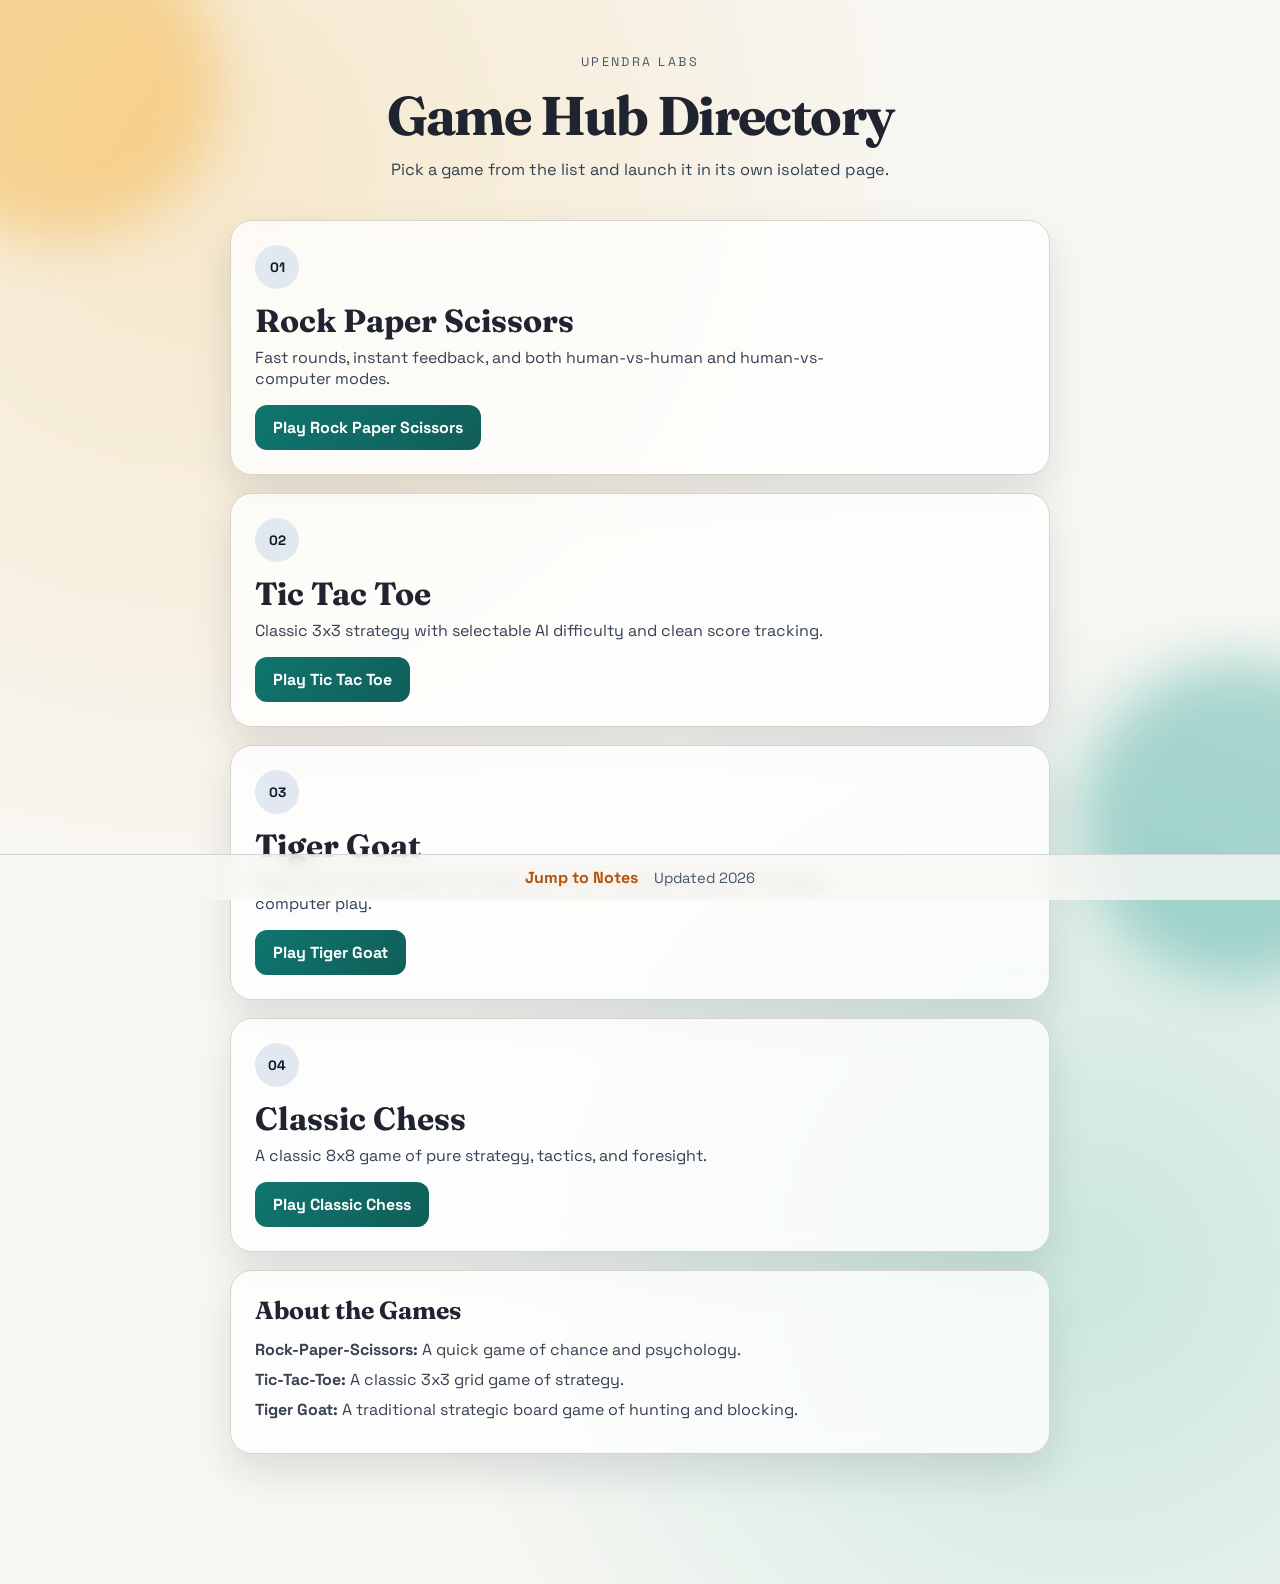
<file: index.html>
<!DOCTYPE html>
<html lang="en">

<head>
    <meta charset="UTF-8">
    <meta name="viewport" content="width=device-width, initial-scale=1.0">
    <meta name="description" content="Game Hub directory for Rock Paper Scissors, Tic Tac Toe, and Tiger Goat.">
    <title>Game Hub | Upendra Labs</title>
    <link rel="preconnect" href="https://fonts.googleapis.com">
    <link rel="preconnect" href="https://fonts.gstatic.com" crossorigin>
    <link href="https://fonts.googleapis.com/css2?family=Space+Grotesk:wght@400;500;700&family=Fraunces:opsz,wght@9..144,500;9..144,700&display=swap" rel="stylesheet">
    <link rel="stylesheet" href="style.css">
</head>

<body>
    <div class="bg-orb bg-orb-a"></div>
    <div class="bg-orb bg-orb-b"></div>

    <header class="hub-header">
        <p class="eyebrow">UPENDRA LABS</p>
        <h1>Game Hub Directory</h1>
        <p class="subhead">Pick a game from the list and launch it in its own isolated page.</p>
    </header>

    <main class="hub-feed" id="hub-feed">
        <article class="game-card reveal">
            <div class="game-meta">
                <span class="game-badge">01</span>
                <h2>Rock Paper Scissors</h2>
                <p>Fast rounds, instant feedback, and both human-vs-human and human-vs-computer modes.</p>
            </div>
            <a class="play-link" href="./rockpaper/rockpaper.html">Play Rock Paper Scissors</a>
        </article>

        <article class="game-card reveal">
            <div class="game-meta">
                <span class="game-badge">02</span>
                <h2>Tic Tac Toe</h2>
                <p>Classic 3x3 strategy with selectable AI difficulty and clean score tracking.</p>
            </div>
            <a class="play-link" href="./tictoegem/tictactoe.html">Play Tic Tac Toe</a>
        </article>

        <article class="game-card reveal">
            <div class="game-meta">
                <span class="game-badge">03</span>
                <h2>Tiger Goat</h2>
                <p>Asymmetric board game with placement and movement phases, including computer play.</p>
            </div>
            <a class="play-link" href="./tigergoat/tiger.html">Play Tiger Goat</a>
        </article>

        <article class="game-card reveal">
            <div class="game-meta">
                <span class="game-badge">04</span>
                <h2>Classic Chess</h2>
                <p>A classic 8x8 game of pure strategy, tactics, and foresight.</p>
            </div>
            <a class="play-link" href="./chess/chess.html">Play Classic Chess</a>
        </article>
        <section class="about-box reveal" id="about-games">
            <h3>About the Games</h3>
            <p><strong>Rock-Paper-Scissors:</strong> A quick game of chance and psychology.</p>
            <p><strong>Tic-Tac-Toe:</strong> A classic 3x3 grid game of strategy.</p>
            <p><strong>Tiger Goat:</strong> A traditional strategic board game of hunting and blocking.</p>
        </section>
    </main>

    <footer class="hub-footer">
        <a href="#about-games">Jump to Notes</a>
        <span id="year"></span>
    </footer>

    <script src="script.js"></script>
</body>

</html>
</file>
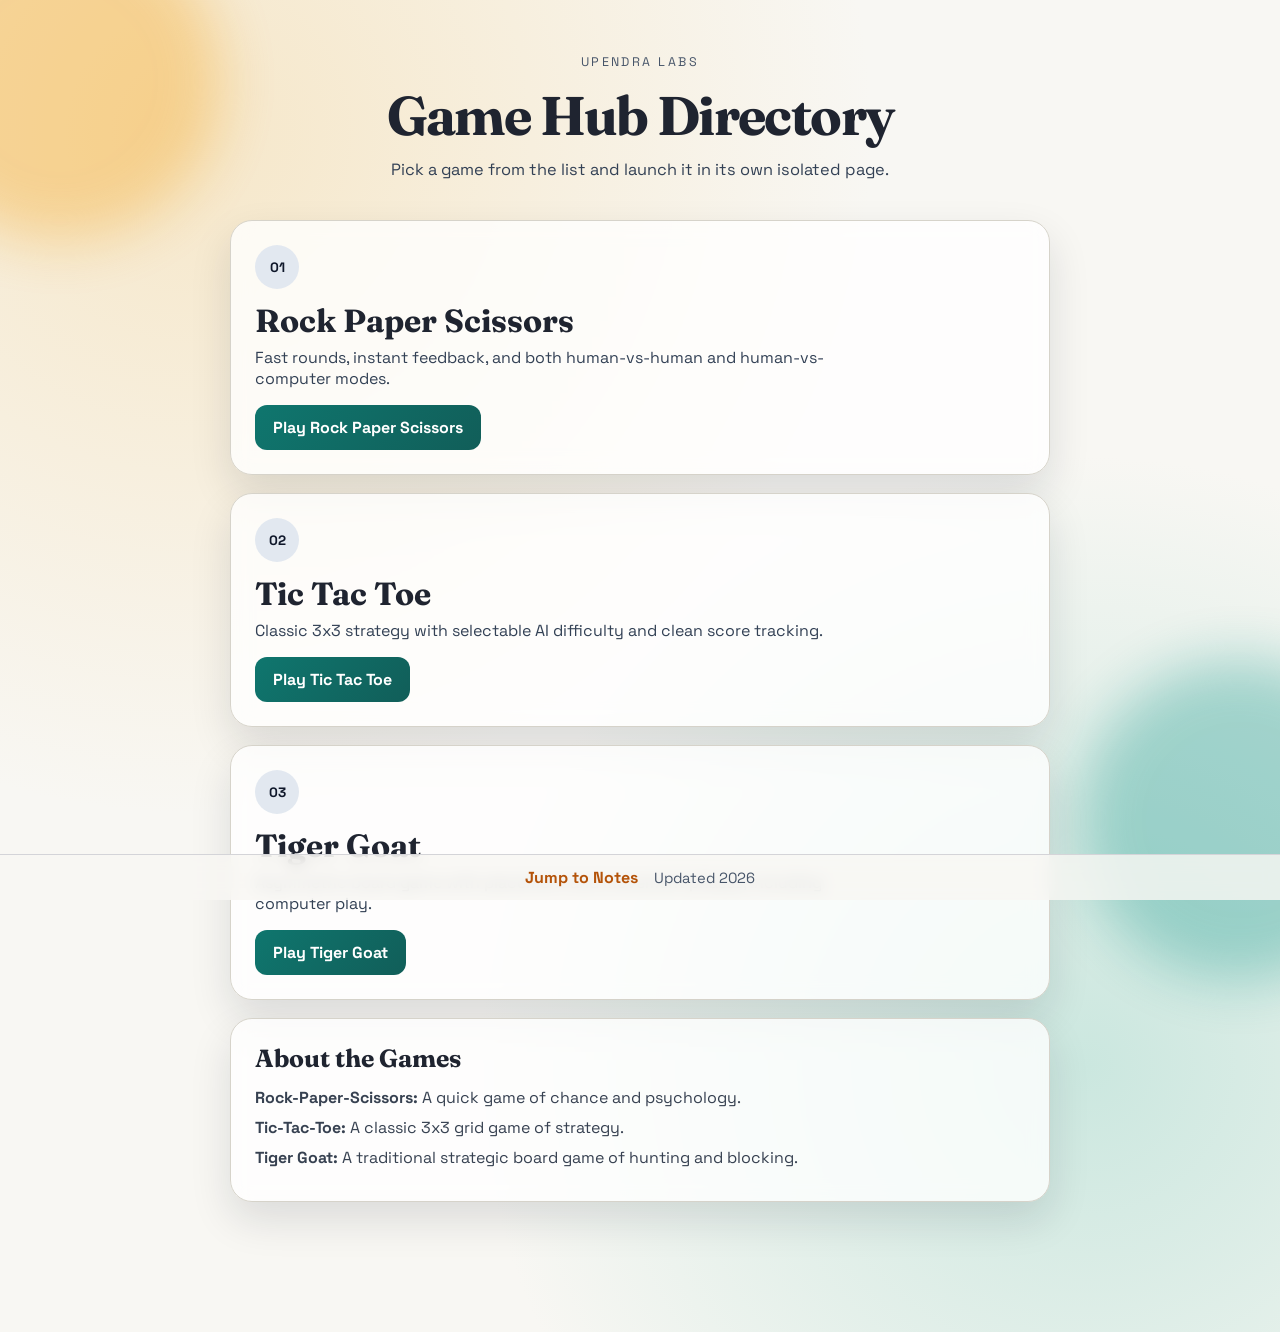
<file: original main/index.html>
<!DOCTYPE html>
<html lang="en">

<head>
    <meta charset="UTF-8">
    <meta name="viewport" content="width=device-width, initial-scale=1.0">
    <meta name="description" content="Game Hub directory for Rock Paper Scissors, Tic Tac Toe, and Tiger Goat.">
    <title>Game Hub | Upendra Labs</title>
    <link rel="preconnect" href="https://fonts.googleapis.com">
    <link rel="preconnect" href="https://fonts.gstatic.com" crossorigin>
    <link href="https://fonts.googleapis.com/css2?family=Space+Grotesk:wght@400;500;700&family=Fraunces:opsz,wght@9..144,500;9..144,700&display=swap" rel="stylesheet">
    <link rel="stylesheet" href="style.css">
</head>

<body>
    <div class="bg-orb bg-orb-a"></div>
    <div class="bg-orb bg-orb-b"></div>

    <header class="hub-header">
        <p class="eyebrow">UPENDRA LABS</p>
        <h1>Game Hub Directory</h1>
        <p class="subhead">Pick a game from the list and launch it in its own isolated page.</p>
    </header>

    <main class="hub-feed" id="hub-feed">
        <article class="game-card reveal">
            <div class="game-meta">
                <span class="game-badge">01</span>
                <h2>Rock Paper Scissors</h2>
                <p>Fast rounds, instant feedback, and both human-vs-human and human-vs-computer modes.</p>
            </div>
            <a class="play-link" href="../rockpaper/rockpaper.html">Play Rock Paper Scissors</a>
        </article>

        <article class="game-card reveal">
            <div class="game-meta">
                <span class="game-badge">02</span>
                <h2>Tic Tac Toe</h2>
                <p>Classic 3x3 strategy with selectable AI difficulty and clean score tracking.</p>
            </div>
            <a class="play-link" href="../tictoegem/tictactoe.html">Play Tic Tac Toe</a>
        </article>

        <article class="game-card reveal">
            <div class="game-meta">
                <span class="game-badge">03</span>
                <h2>Tiger Goat</h2>
                <p>Asymmetric board game with placement and movement phases, including computer play.</p>
            </div>
            <a class="play-link" href="../tigergoat/tiger.html">Play Tiger Goat</a>
        </article>

        <section class="about-box reveal" id="about-games">
            <h3>About the Games</h3>
            <p><strong>Rock-Paper-Scissors:</strong> A quick game of chance and psychology.</p>
            <p><strong>Tic-Tac-Toe:</strong> A classic 3x3 grid game of strategy.</p>
            <p><strong>Tiger Goat:</strong> A traditional strategic board game of hunting and blocking.</p>
        </section>
    </main>

    <footer class="hub-footer">
        <a href="#about-games">Jump to Notes</a>
        <span id="year"></span>
    </footer>

    <script src="script.js"></script>
</body>

</html>
</file>
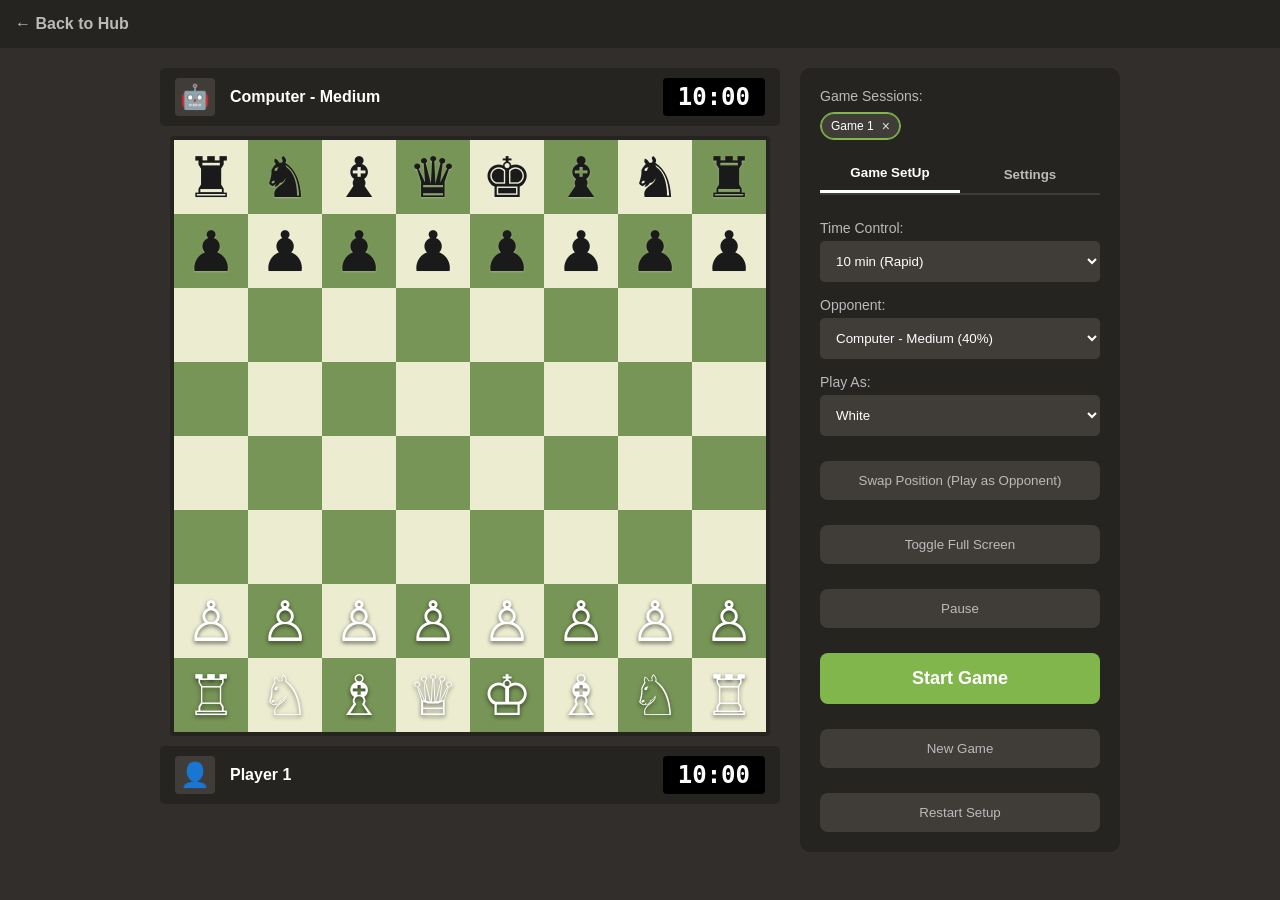
<file: chess/chess.html>
<!DOCTYPE html>
<html lang="en">
<head>
    <meta charset="UTF-8">
    <meta name="viewport" content="width=device-width, initial-scale=1.0">
    <title>Chess - Game Hub</title>
    <link rel="stylesheet" href="chess.css">
</head>
<body>
    <div class="top-nav" id="top-nav">
        <a href="../index.html" class="back-btn">← Back to Hub</a>
    </div>

    <div class="chess-container" id="game-container">
        <div class="board-pane" id="board-pane">
            <div class="player-info opponent">
                <div class="avatar">🤖</div>
                <div class="details">
                    <span class="name" id="opponent-name">Computer - Medium</span>
                </div>
                <div class="timer" id="timer-top">10:00</div>
            </div>

            <div class="board-wrapper">
                <div id="chessboard" data-board="theme-1" data-piece="piece-1"></div>
            </div>
            <div class="player-info player">
                <div class="avatar">👤</div>
                <div class="details">
                    <span class="name">Player 1</span>
                </div>
                <div class="timer" id="timer-bottom">10:00</div>
            </div>
        </div>

        <div class="control-pane" id="control-pane">
            <div class="session-bar-wrap">
                <label>Game Sessions:</label>
                <div id="game-sessions" class="game-sessions"></div>
            </div>
            <div class="tabs">
                <button class="tab-btn active" data-target="tab-new">Game SetUp</button>
                <button class="tab-btn" data-target="tab-settings">Settings</button>
            </div>

            <div id="tab-new" class="tab-content active">
                <div class="settings-group">
                    <label>Time Control:</label>
                    <select id="time-select">
                        <option value="5">5 min (Blitz)</option>
                        <option value="10" selected>10 min (Rapid)</option>
                        <option value="30">30 min (Classical)</option>
                        <option value="unlimited">Unlimited</option>
                    </select>
                </div>
                <div class="settings-group">
                    <label>Opponent:</label>
                    <select id="opponent-select">
                        <option value="local">Play a Friend (Local)</option>
                        <option value="basic">Computer - Basic (Beginner)</option>
                        <option value="medium" selected>Computer - Medium (40%)</option>
                        <option value="friendly">Computer - Friendly (70%)</option>
                        <option value="hard">Computer - Hard (100%)</option>
                    </select>
                </div>
                <div class="settings-group">
                    <label>Play As:</label>
                    <select id="color-select">
                        <option value="white">White</option>
                        <option value="black">Black</option>
                    </select>
                </div>
                <button class="btn-secondary" id="swap-btn">Swap Position (Play as Opponent)</button>
                <button class="btn-secondary" id="fullscreen-btn">Toggle Full Screen</button>
                <button class="btn-secondary" id="pause-btn">Pause</button>
                <button class="btn-start" id="start-btn">Start Game</button>
                <button class="btn-danger hidden" id="end-btn">End Game (Resign)</button>
                <button class="btn-secondary" id="new-game-btn-setup">New Game</button>
                <button class="btn-secondary" id="restart-setup-btn">Restart Setup</button>
            </div>

            <div id="tab-settings" class="tab-content hidden">
                <div class="settings-group">
                    <label>Board Theme (8 Options):</label>
                    <select id="theme-select">
                        <option value="theme-1" selected>1. Classic Green</option>
                        <option value="theme-2">2. Tournament Blue</option>
                        <option value="theme-3">3. Walnut Wood</option>
                        <option value="theme-4">4. Coral Red</option>
                        <option value="theme-5">5. Midnight Dark</option>
                        <option value="theme-6">6. Royal Purple</option>
                        <option value="theme-7">7. Mint Light</option>
                        <option value="theme-8">8. Slate Monochrome</option>
                    </select>
                </div>
                <div class="settings-group">
                    <label>Piece Design (5 Options):</label>
                    <select id="piece-select">
                        <option value="piece-1" selected>1. Classic Obsidian/Ivory</option>
                        <option value="piece-2">2. Neon Cyberpunk</option>
                        <option value="piece-3">3. Gold & Silver</option>
                        <option value="piece-4">4. Crimson & Navy</option>
                        <option value="piece-5">5. Emerald & Ruby</option>
                    </select>
                </div>
                <div class="settings-group checkbox-group">
                    <input type="checkbox" id="show-moves-toggle" checked>
                    <label for="show-moves-toggle">Show Valid Moves</label>
                </div>
                <div class="settings-group">
                    <label>Game History:</label>
                    <div id="game-history" class="game-history-list">
                        <p class="no-history">No games played yet</p>
                    </div>
                    <button class="btn-secondary" id="clear-history-btn">Clear History</button>
                </div>
            </div>
        </div>
    </div>

    <div id="win-modal" class="modal hidden">
        <div class="modal-content">
            <h2 id="win-message">White Wins!</h2>
            <button id="rematch-btn" class="btn-start">Play Again</button>
        </div>
    </div>

    <script src="chess.js"></script>
</body>
</html>
</file>
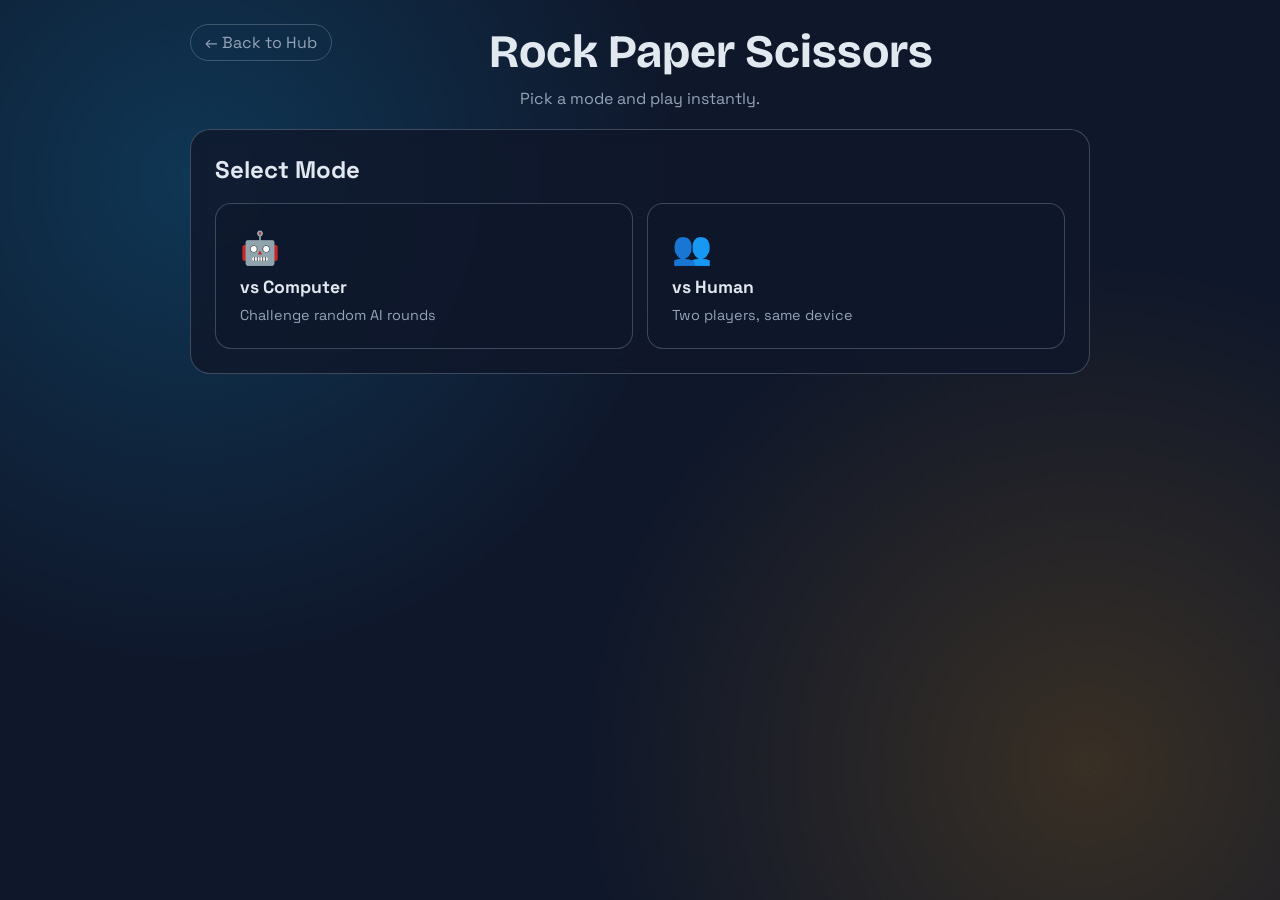
<file: rockpaper/rockpaper.html>
<!DOCTYPE html>
<html lang="en">

<head>
    <meta charset="UTF-8">
    <meta name="viewport" content="width=device-width, initial-scale=1.0">
    <meta name="description" content="Standalone Rock Paper Scissors game.">
    <title>Rock Paper Scissors | Game Hub</title>
    <link rel="preconnect" href="https://fonts.googleapis.com">
    <link rel="preconnect" href="https://fonts.gstatic.com" crossorigin>
    <link href="https://fonts.googleapis.com/css2?family=Space+Grotesk:wght@400;500;700&family=Bricolage+Grotesque:wght@500;700&display=swap" rel="stylesheet">
    <link rel="stylesheet" href="rockpaper.css">
</head>

<body>
    <header class="rps-header">
        <a class="back-home" href="../index.html">← Back to Hub</a>
        <h1>Rock Paper Scissors</h1>
        <p>Pick a mode and play instantly.</p>
    </header>

    <main class="rps-shell">
        <section id="mode-select" class="panel active">
            <h2>Select Mode</h2>
            <div class="mode-grid">
                <button class="mode-card" data-mode="computer">
                    <span class="mode-emoji">🤖</span>
                    <span class="mode-title">vs Computer</span>
                    <span class="mode-sub">Challenge random AI rounds</span>
                </button>
                <button class="mode-card" data-mode="human">
                    <span class="mode-emoji">👥</span>
                    <span class="mode-title">vs Human</span>
                    <span class="mode-sub">Two players, same device</span>
                </button>
            </div>
        </section>

        <section id="computer-mode" class="panel hidden">
            <button class="panel-back" id="from-computer">← Back</button>
            <h2>You vs Computer</h2>
            <div class="score-row">
                <div class="score-card"><span>Wins</span><strong id="c-wins">0</strong></div>
                <div class="score-card"><span>Losses</span><strong id="c-losses">0</strong></div>
                <div class="score-card"><span>Draws</span><strong id="c-draws">0</strong></div>
            </div>
            <div class="choice-row" id="computer-choices">
                <button class="choice-btn" data-choice="rock">🪨<small>Rock</small></button>
                <button class="choice-btn" data-choice="paper">📄<small>Paper</small></button>
                <button class="choice-btn" data-choice="scissors">✂️<small>Scissors</small></button>
            </div>
            <div id="c-result" class="result-box hidden">
                <p><span id="c-you-pick"></span> vs <span id="c-comp-pick"></span></p>
                <h3 id="c-result-text"></h3>
            </div>
        </section>

        <section id="human-mode" class="panel hidden">
            <button class="panel-back" id="from-human">← Back</button>
            <h2>Human vs Human</h2>
            <div class="human-grid" id="human-pick-phase">
                <article class="human-side" id="side-a">
                    <h3>Group A</h3>
                    <div class="choice-row">
                        <button class="choice-btn" data-player="A" data-choice="rock">🪨<small>Rock</small></button>
                        <button class="choice-btn" data-player="A" data-choice="paper">📄<small>Paper</small></button>
                        <button class="choice-btn" data-player="A" data-choice="scissors">✂️<small>Scissors</small></button>
                    </div>
                    <p id="status-a">Waiting for pick...</p>
                </article>
                <article class="human-side" id="side-b">
                    <h3>Group B</h3>
                    <div class="choice-row">
                        <button class="choice-btn" data-player="B" data-choice="rock">🪨<small>Rock</small></button>
                        <button class="choice-btn" data-player="B" data-choice="paper">📄<small>Paper</small></button>
                        <button class="choice-btn" data-player="B" data-choice="scissors">✂️<small>Scissors</small></button>
                    </div>
                    <p id="status-b">Waiting for pick...</p>
                </article>
            </div>
            <div id="h-result" class="result-box hidden">
                <p><span id="h-a-pick"></span> vs <span id="h-b-pick"></span></p>
                <h3 id="h-result-text"></h3>
                <button class="play-again-btn" id="play-again">Play Again</button>
            </div>
        </section>
    </main>

    <script src="rokepaper.js"></script>
</body>

</html>
</file>
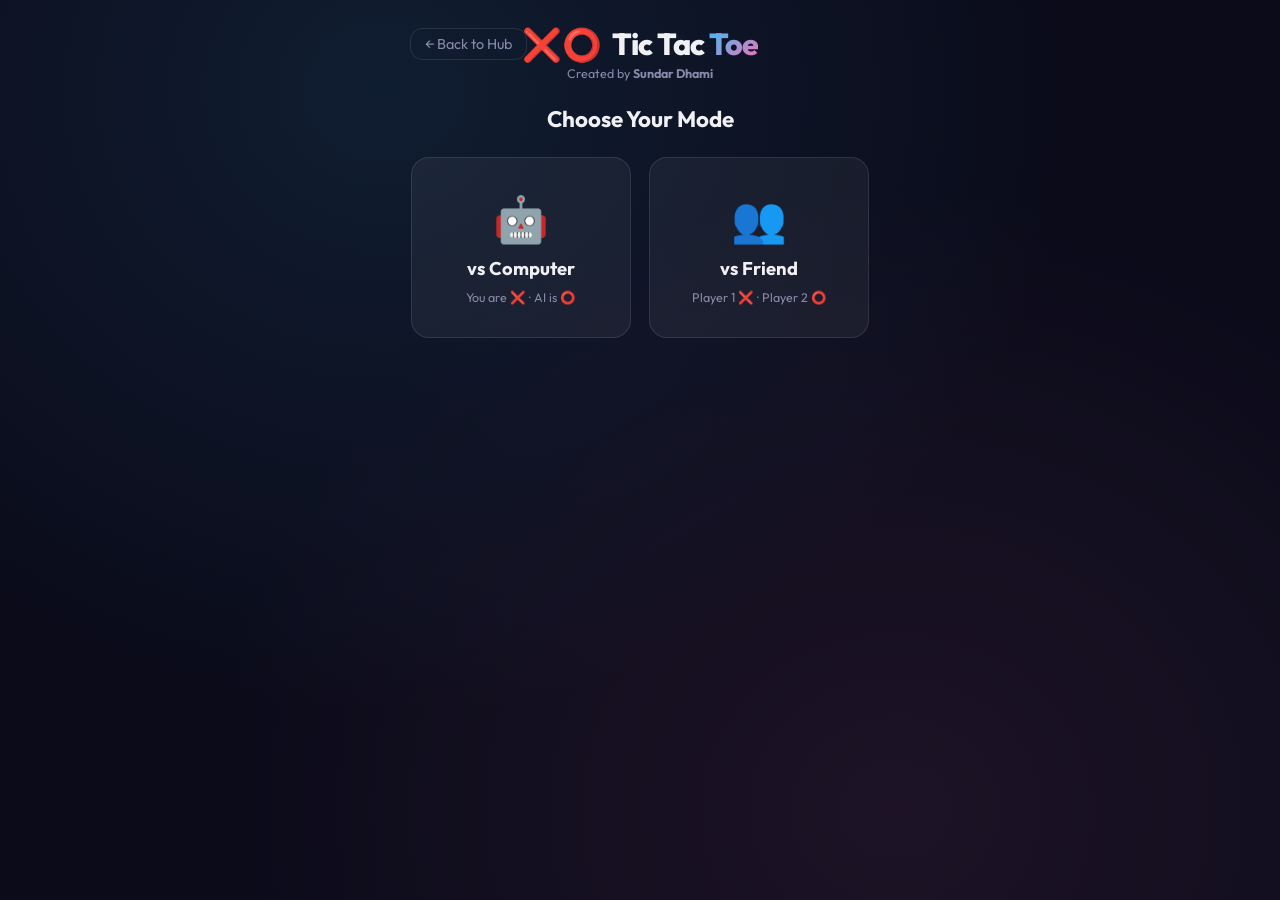
<file: tictoegem/tictactoe.html>
<!DOCTYPE html>
<html lang="en">

<head>
    <meta charset="UTF-8">
    <meta name="viewport" content="width=device-width, initial-scale=1.0">
    <meta name="description" content="Tic Tac Toe — A premium strategy game. Created by Sundar Dhami.">
    <title>Tic Tac Toe | Sundar Dhami</title>
    <link rel="preconnect" href="https://fonts.googleapis.com">
    <link rel="preconnect" href="https://fonts.gstatic.com" crossorigin>
    <link href="https://fonts.googleapis.com/css2?family=Outfit:wght@300;400;600;700;800&display=swap" rel="stylesheet">
    <link rel="stylesheet" href="tictactoe.css">
</head>

<body>

    <!-- ============ HEADER ============ -->
    <header class="ttt-header">
        <a href="../index.html" class="back-home" id="back-home">← Back to Hub</a>
        <div class="logo">
            <span class="logo-icon">❌⭕</span>
            <h1 class="logo-text">Tic Tac <span class="logo-accent">Toe</span></h1>
        </div>
        <p class="logo-credit">Created by <strong>Sundar Dhami</strong></p>
    </header>

    <!-- ============ MODE SELECT ============ -->
    <section id="ttt-mode" class="ttt-screen active">
        <h2 class="ttt-title">Choose Your Mode</h2>
        <div class="ttt-mode-cards">
            <button class="ttt-mode-card" id="btn-ttt-cpu" onclick="showDifficulty()">
                <span class="ttt-mode-icon">🤖</span>
                <span class="ttt-mode-name">vs Computer</span>
                <span class="ttt-mode-sub">You are ❌ · AI is ⭕</span>
            </button>
            <button class="ttt-mode-card" id="btn-ttt-pvp" onclick="startGame('pvp')">
                <span class="ttt-mode-icon">👥</span>
                <span class="ttt-mode-name">vs Friend</span>
                <span class="ttt-mode-sub">Player 1 ❌ · Player 2 ⭕</span>
            </button>
        </div>
    </section>

    <!-- ============ DIFFICULTY SELECT ============ -->
    <section id="ttt-difficulty" class="ttt-screen">
        <button class="ttt-back" onclick="backToMode()">← Back</button>
        <h2 class="ttt-title">Select Difficulty</h2>
        <div class="ttt-diff-cards">
            <button class="ttt-diff-card diff-easy" onclick="startGame('cpu','easy')">
                <span class="ttt-diff-icon">🟢</span>
                <span class="ttt-diff-name">Basic</span>
                <span class="ttt-diff-desc">AI makes random moves · Easy to win</span>
            </button>
            <button class="ttt-diff-card diff-medium" onclick="startGame('cpu','medium')">
                <span class="ttt-diff-icon">🟡</span>
                <span class="ttt-diff-name">Medium</span>
                <span class="ttt-diff-desc">AI plays smart 60% of the time</span>
            </button>
            <button class="ttt-diff-card diff-hard" onclick="startGame('cpu','hard')">
                <span class="ttt-diff-icon">🔴</span>
                <span class="ttt-diff-name">Hard</span>
                <span class="ttt-diff-desc">Unbeatable AI · Perfect play</span>
            </button>
        </div>
    </section>

    <!-- ============ GAME BOARD ============ -->
    <section id="ttt-game" class="ttt-screen">
        <div class="ttt-game-header">
            <button class="ttt-back" onclick="backToMode()">← Back</button>
            <div class="ttt-score-row">
                <div class="ttt-score-card x-card">
                    <span class="ttt-score-symbol">❌</span>
                    <span class="ttt-score-label" id="x-label">Player 1</span>
                    <span class="ttt-score-val" id="score-x">0</span>
                </div>
                <div class="ttt-score-card draw-card">
                    <span class="ttt-score-symbol">🤝</span>
                    <span class="ttt-score-label">Draw</span>
                    <span class="ttt-score-val" id="score-draw">0</span>
                </div>
                <div class="ttt-score-card o-card">
                    <span class="ttt-score-symbol">⭕</span>
                    <span class="ttt-score-label" id="o-label">Player 2</span>
                    <span class="ttt-score-val" id="score-o">0</span>
                </div>
            </div>
        </div>

        <p class="ttt-turn-text" id="turn-text">❌ Your turn</p>

        <div class="ttt-board" id="ttt-board">
            <button class="ttt-cell" data-i="0" onclick="cellClick(0)"></button>
            <button class="ttt-cell" data-i="1" onclick="cellClick(1)"></button>
            <button class="ttt-cell" data-i="2" onclick="cellClick(2)"></button>
            <button class="ttt-cell" data-i="3" onclick="cellClick(3)"></button>
            <button class="ttt-cell" data-i="4" onclick="cellClick(4)"></button>
            <button class="ttt-cell" data-i="5" onclick="cellClick(5)"></button>
            <button class="ttt-cell" data-i="6" onclick="cellClick(6)"></button>
            <button class="ttt-cell" data-i="7" onclick="cellClick(7)"></button>
            <button class="ttt-cell" data-i="8" onclick="cellClick(8)"></button>
            <!-- Win line SVG overlay -->
            <svg class="ttt-win-line" id="win-line" viewBox="0 0 300 300">
                <line id="wl" x1="0" y1="0" x2="0" y2="0" />
            </svg>
        </div>

        <!-- Result overlay -->
        <div class="ttt-result hidden" id="ttt-result">
            <p class="ttt-result-text" id="ttt-result-text"></p>
            <button class="ttt-play-again" onclick="resetBoard()">Play Again</button>
        </div>
    </section>

    <script src="tictactoe.js"></script>
</body>

</html>
</file>
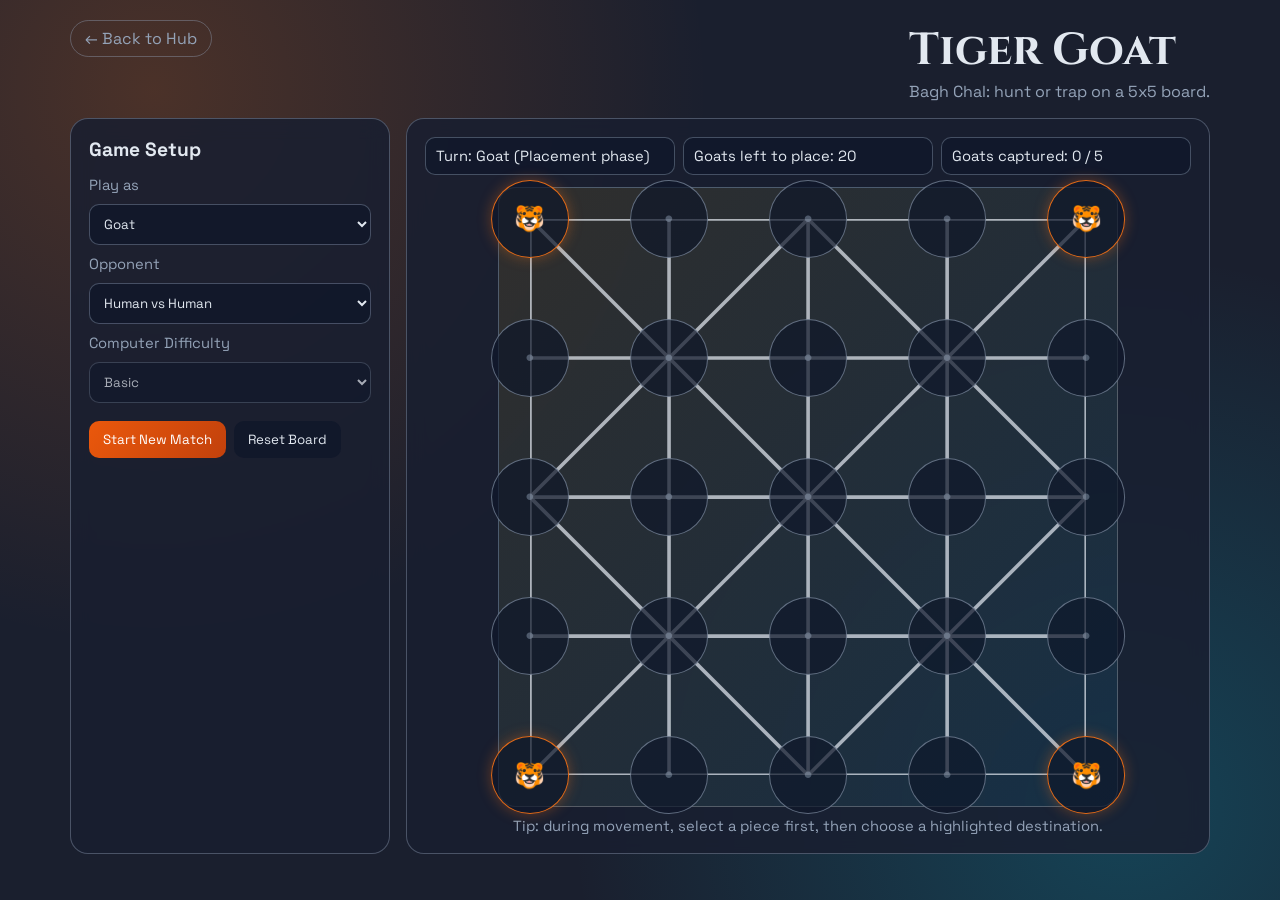
<file: tigergoat/tiger.html>
<!DOCTYPE html>
<html lang="en">

<head>
	<meta charset="UTF-8">
	<meta name="viewport" content="width=device-width, initial-scale=1.0">
	<meta name="description" content="Tiger Goat (Bagh Chal) strategy game.">
	<title>Tiger Goat | Game Hub</title>
	<link rel="preconnect" href="https://fonts.googleapis.com">
	<link rel="preconnect" href="https://fonts.gstatic.com" crossorigin>
	<link href="https://fonts.googleapis.com/css2?family=Space+Grotesk:wght@400;500;700&family=Cinzel:wght@600;700&display=swap" rel="stylesheet">
	<link rel="stylesheet" href="tiger.css">
</head>

<body>
	<header class="topbar">
		<a href="../index.html" class="back-link">← Back to Hub</a>
		<div>
			<h1>Tiger Goat</h1>
			<p>Bagh Chal: hunt or trap on a 5x5 board.</p>
		</div>
	</header>

	<main class="layout">
		<section class="controls card">
			<h2>Game Setup</h2>

			<label for="side-select">Play as</label>
			<select id="side-select">
				<option value="goat">Goat</option>
				<option value="tiger">Tiger</option>
			</select>

			<label for="opponent-select">Opponent</label>
			<select id="opponent-select">
				<option value="human">Human vs Human</option>
				<option value="computer">Human vs Computer</option>
			</select>

			<label for="difficulty-select">Computer Difficulty</label>
			<select id="difficulty-select">
				<option value="basic">Basic</option>
				<option value="medium">Medium</option>
				<option value="hard">Hard</option>
			</select>

			<div class="button-row">
				<button id="start-btn" class="primary">Start New Match</button>
				<button id="reset-btn" class="ghost">Reset Board</button>
			</div>
		</section>

		<section class="board-panel card">
			<div class="status-grid">
				<p id="status-text">Turn: Goat (Placement phase)</p>
				<p id="goats-left-text">Goats left to place: 20</p>
				<p id="captured-text">Goats captured: 0 / 5</p>
			</div>

			<div class="board-wrap" id="board-wrap">
				<svg id="board-lines" viewBox="0 0 100 100" preserveAspectRatio="none"></svg>
				<div id="board-nodes" class="board-nodes"></div>
			</div>

			<p class="hint">Tip: during movement, select a piece first, then choose a highlighted destination.</p>
		</section>
	</main>

	<script src="tiger.js"></script>
</body>

</html>
</file>
<file: style.css>
* {
    margin: 0;
    padding: 0;
    box-sizing: border-box;
}

:root {
    --ink: #1f2430;
    --paper: #f8f7f3;
    --line: #d6d3ca;
    --card: rgba(255, 255, 255, 0.78);
    --accent: #0f766e;
    --accent-2: #b45309;
    --shadow: 0 18px 42px rgba(15, 23, 42, 0.12);
}

body {
    min-height: 100vh;
    overflow-y: auto;
    overflow-x: hidden;
    background: radial-gradient(circle at 15% 10%, #f6e7c9 0, transparent 42%),
        radial-gradient(circle at 85% 80%, #cbe7df 0, transparent 40%),
        var(--paper);
    color: var(--ink);
    font-family: 'Space Grotesk', sans-serif;
    position: relative;
}

.bg-orb {
    position: fixed;
    width: 320px;
    height: 320px;
    border-radius: 50%;
    filter: blur(28px);
    opacity: 0.32;
    pointer-events: none;
    z-index: 0;
}

.bg-orb-a {
    background: #f59e0b;
    top: -80px;
    left: -100px;
}

.bg-orb-b {
    background: #0d9488;
    right: -120px;
    bottom: -80px;
}

.hub-header {
    padding: 54px 22px 22px;
    max-width: 860px;
    margin: 0 auto;
    text-align: center;
    position: relative;
    z-index: 1;
}

.hub-header h1 {
    font-family: 'Fraunces', serif;
    font-size: clamp(2rem, 5vw, 3.4rem);
    letter-spacing: -0.03em;
    margin-bottom: 10px;
}

.eyebrow {
    font-size: 0.78rem;
    letter-spacing: 0.2em;
    color: #475569;
    margin-bottom: 12px;
}

.subhead {
    font-size: 1.02rem;
    color: #334155;
    max-width: 620px;
    margin: 0 auto;
}

.hub-feed {
    position: relative;
    z-index: 1;
    max-width: 860px;
    margin: 0 auto;
    padding: 18px 20px 130px;
    display: flex;
    flex-direction: column;
    gap: 18px;
}

.game-card,
.about-box {
    background: var(--card);
    border: 1px solid var(--line);
    border-radius: 22px;
    padding: 24px;
    backdrop-filter: blur(10px);
    box-shadow: var(--shadow);
}

.game-card,
.about-box {
    transform: translateY(20px);
    opacity: 0;
}

.game-card.revealed,
.about-box.revealed {
    transform: translateY(0);
    opacity: 1;
    transition: transform 0.55s ease, opacity 0.55s ease;
}

.game-meta h2 {
    font-family: 'Fraunces', serif;
    font-size: clamp(1.3rem, 3.2vw, 2rem);
    margin-bottom: 7px;
}

.game-meta p {
    color: #334155;
    max-width: 62ch;
}

.game-badge {
    display: inline-flex;
    align-items: center;
    justify-content: center;
    width: 44px;
    height: 44px;
    border-radius: 999px;
    background: #e2e8f0;
    color: #0f172a;
    font-size: 0.85rem;
    font-weight: 700;
    margin-bottom: 12px;
}

.play-link {
    display: inline-block;
    margin-top: 16px;
    text-decoration: none;
    color: #ffffff;
    background: linear-gradient(130deg, var(--accent), #115e59);
    padding: 12px 18px;
    border-radius: 12px;
    font-weight: 700;
    transition: transform 0.25s ease, box-shadow 0.25s ease;
}

.play-link:hover {
    transform: translateY(-2px);
    box-shadow: 0 10px 20px rgba(15, 118, 110, 0.28);
}

.about-box h3 {
    font-family: 'Fraunces', serif;
    font-size: 1.55rem;
    margin-bottom: 14px;
}

.about-box p {
    margin-bottom: 9px;
    color: #374151;
}

.hub-footer {
    position: fixed;
    left: 0;
    right: 0;
    bottom: 0;
    z-index: 2;
    display: flex;
    justify-content: center;
    align-items: center;
    gap: 16px;
    padding: 12px 18px;
    background: rgba(248, 247, 243, 0.82);
    border-top: 1px solid #d4d4d8;
    backdrop-filter: blur(8px);
}

.hub-footer a {
    text-decoration: none;
    color: var(--accent-2);
    font-weight: 700;
}

.hub-footer span {
    color: #475569;
    font-size: 0.92rem;
}

@media (max-width: 640px) {
    .hub-header {
        padding-top: 44px;
    }

    .hub-feed {
        padding: 14px 14px 120px;
        gap: 14px;
    }

    .game-card,
    .about-box {
        border-radius: 16px;
        padding: 18px;
    }
}
</file>
<file: original main/style.css>
* {
    margin: 0;
    padding: 0;
    box-sizing: border-box;
}

:root {
    --ink: #1f2430;
    --paper: #f8f7f3;
    --line: #d6d3ca;
    --card: rgba(255, 255, 255, 0.78);
    --accent: #0f766e;
    --accent-2: #b45309;
    --shadow: 0 18px 42px rgba(15, 23, 42, 0.12);
}

body {
    min-height: 100vh;
    overflow-y: auto;
    overflow-x: hidden;
    background: radial-gradient(circle at 15% 10%, #f6e7c9 0, transparent 42%),
        radial-gradient(circle at 85% 80%, #cbe7df 0, transparent 40%),
        var(--paper);
    color: var(--ink);
    font-family: 'Space Grotesk', sans-serif;
    position: relative;
}

.bg-orb {
    position: fixed;
    width: 320px;
    height: 320px;
    border-radius: 50%;
    filter: blur(28px);
    opacity: 0.32;
    pointer-events: none;
    z-index: 0;
}

.bg-orb-a {
    background: #f59e0b;
    top: -80px;
    left: -100px;
}

.bg-orb-b {
    background: #0d9488;
    right: -120px;
    bottom: -80px;
}

.hub-header {
    padding: 54px 22px 22px;
    max-width: 860px;
    margin: 0 auto;
    text-align: center;
    position: relative;
    z-index: 1;
}

.hub-header h1 {
    font-family: 'Fraunces', serif;
    font-size: clamp(2rem, 5vw, 3.4rem);
    letter-spacing: -0.03em;
    margin-bottom: 10px;
}

.eyebrow {
    font-size: 0.78rem;
    letter-spacing: 0.2em;
    color: #475569;
    margin-bottom: 12px;
}

.subhead {
    font-size: 1.02rem;
    color: #334155;
    max-width: 620px;
    margin: 0 auto;
}

.hub-feed {
    position: relative;
    z-index: 1;
    max-width: 860px;
    margin: 0 auto;
    padding: 18px 20px 130px;
    display: flex;
    flex-direction: column;
    gap: 18px;
}

.game-card,
.about-box {
    background: var(--card);
    border: 1px solid var(--line);
    border-radius: 22px;
    padding: 24px;
    backdrop-filter: blur(10px);
    box-shadow: var(--shadow);
}

.game-card,
.about-box {
    transform: translateY(20px);
    opacity: 0;
}

.game-card.revealed,
.about-box.revealed {
    transform: translateY(0);
    opacity: 1;
    transition: transform 0.55s ease, opacity 0.55s ease;
}

.game-meta h2 {
    font-family: 'Fraunces', serif;
    font-size: clamp(1.3rem, 3.2vw, 2rem);
    margin-bottom: 7px;
}

.game-meta p {
    color: #334155;
    max-width: 62ch;
}

.game-badge {
    display: inline-flex;
    align-items: center;
    justify-content: center;
    width: 44px;
    height: 44px;
    border-radius: 999px;
    background: #e2e8f0;
    color: #0f172a;
    font-size: 0.85rem;
    font-weight: 700;
    margin-bottom: 12px;
}

.play-link {
    display: inline-block;
    margin-top: 16px;
    text-decoration: none;
    color: #ffffff;
    background: linear-gradient(130deg, var(--accent), #115e59);
    padding: 12px 18px;
    border-radius: 12px;
    font-weight: 700;
    transition: transform 0.25s ease, box-shadow 0.25s ease;
}

.play-link:hover {
    transform: translateY(-2px);
    box-shadow: 0 10px 20px rgba(15, 118, 110, 0.28);
}

.about-box h3 {
    font-family: 'Fraunces', serif;
    font-size: 1.55rem;
    margin-bottom: 14px;
}

.about-box p {
    margin-bottom: 9px;
    color: #374151;
}

.hub-footer {
    position: fixed;
    left: 0;
    right: 0;
    bottom: 0;
    z-index: 2;
    display: flex;
    justify-content: center;
    align-items: center;
    gap: 16px;
    padding: 12px 18px;
    background: rgba(248, 247, 243, 0.82);
    border-top: 1px solid #d4d4d8;
    backdrop-filter: blur(8px);
}

.hub-footer a {
    text-decoration: none;
    color: var(--accent-2);
    font-weight: 700;
}

.hub-footer span {
    color: #475569;
    font-size: 0.92rem;
}

@media (max-width: 640px) {
    .hub-header {
        padding-top: 44px;
    }

    .hub-feed {
        padding: 14px 14px 120px;
        gap: 14px;
    }

    .game-card,
    .about-box {
        border-radius: 16px;
        padding: 18px;
    }
}
</file>
<file: chess/chess.css>
:root {
    --bg-main: #312e2b; --bg-panel: #262421;
    --text-main: #ffffff; --text-muted: #bababa;
    --accent-green: #81b64c; --accent-red: #c33;
}

/* 8 Board Themes */
[data-board="theme-1"] { --light-sq: #ebecd0; --dark-sq: #779556; } /* Classic */
[data-board="theme-2"] { --light-sq: #dee3e6; --dark-sq: #8ca2ad; } /* Blue */
[data-board="theme-3"] { --light-sq: #f0d9b5; --dark-sq: #b58863; } /* Wood */
[data-board="theme-4"] { --light-sq: #b0e0e6; --dark-sq: #f08080; } /* Coral */
[data-board="theme-5"] { --light-sq: #737373; --dark-sq: #404040; } /* Midnight */
[data-board="theme-6"] { --light-sq: #e1d5e6; --dark-sq: #8877b7; } /* Purple */
[data-board="theme-7"] { --light-sq: #dff4d2; --dark-sq: #82b366; } /* Mint */
[data-board="theme-8"] { --light-sq: #c0c0c0; --dark-sq: #808080; } /* Slate */

/* 5 Piece Themes (Colors & Shadows) */
/* 1. Classic */
[data-piece="piece-1"] .piece.white { color: #ffffff; text-shadow: 0 2px 4px rgba(0,0,0,0.6); }
[data-piece="piece-1"] .piece.black { color: #1a1a1a; text-shadow: 0 1px 2px rgba(255,255,255,0.3); }
/* 2. Neon */
[data-piece="piece-2"] .piece.white { color: #0ff; text-shadow: 0 0 10px #0ff; }
[data-piece="piece-2"] .piece.black { color: #f0f; text-shadow: 0 0 10px #f0f; }
/* 3. Gold/Silver */
[data-piece="piece-3"] .piece.white { color: #e6e8fa; text-shadow: 0 2px 5px #aaa; }
[data-piece="piece-3"] .piece.black { color: #ffd700; text-shadow: 0 2px 5px #8b6508; }
/* 4. Crimson/Navy */
[data-piece="piece-4"] .piece.white { color: #000080; text-shadow: 0 2px 4px #000; }
[data-piece="piece-4"] .piece.black { color: #dc143c; text-shadow: 0 2px 4px #000; }
/* 5. Emerald/Ruby */
[data-piece="piece-5"] .piece.white { color: #50c878; text-shadow: 0 2px 4px #000; }
[data-piece="piece-5"] .piece.black { color: #e0115f; text-shadow: 0 2px 4px #000; }

* { box-sizing: border-box; margin: 0; padding: 0; font-family: -apple-system, sans-serif; }

body { background-color: var(--bg-main); color: var(--text-main); display: flex; flex-direction: column; align-items: center; min-height: 100vh; overflow-x: hidden; }

.top-nav { width: 100%; padding: 15px; background-color: var(--bg-panel); }
.back-btn { color: var(--text-muted); text-decoration: none; font-weight: bold; }

.chess-container { display: flex; gap: 20px; max-width: 1000px; width: 100%; padding: 20px; transition: all 0.3s; }

/* Left Pane */
.board-pane { display: flex; flex-direction: column; gap: 10px; flex: 1; transition: all 0.3s; }
.player-info { display: flex; align-items: center; background-color: var(--bg-panel); padding: 10px 15px; border-radius: 5px; gap: 15px; }
.avatar { font-size: 24px; background: #403d39; padding: 5px; border-radius: 4px; }
.details { flex-grow: 1; font-weight: bold; }
.timer { background: #000; color: #fff; padding: 5px 15px; font-size: 24px; font-weight: bold; border-radius: 4px; font-family: monospace; }

.board-wrapper { display: flex; justify-content: center; }
#chessboard { display: grid; grid-template-columns: repeat(8, 1fr); grid-template-rows: repeat(8, 1fr); width: 100%; max-width: 600px; aspect-ratio: 1; border: 4px solid var(--bg-panel); border-radius: 4px; }

.square { display: flex; justify-content: center; align-items: center; font-size: 3.5rem; cursor: pointer; user-select: none; position: relative; aspect-ratio: 1; }
.square.light { background-color: var(--light-sq); }
.square.dark { background-color: var(--dark-sq); }
.square.selected { background-color: rgba(255, 255, 51, 0.6); }

/* Move Indicators */
.square.valid-move::after { content: ''; position: absolute; width: 25%; height: 25%; background-color: rgba(0, 0, 0, 0.3); border-radius: 50%; pointer-events: none; }
.square.valid-move.has-piece::after { width: 80%; height: 80%; background-color: transparent; border: 5px solid rgba(0, 0, 0, 0.3); }

/* Right Pane Controls */
.control-pane { width: 320px; background-color: var(--bg-panel); border-radius: 10px; padding: 20px; display: flex; flex-direction: column; gap: 15px; }
.tabs { display: flex; border-bottom: 2px solid #403d39; margin-bottom: 10px; }
.tabs button { flex: 1; background: none; border: none; color: var(--text-muted); padding: 10px; cursor: pointer; font-weight: bold; }
.tabs button.active { color: white; border-bottom: 3px solid white; }
.tab-content { display: flex; flex-direction: column; gap: 15px; }
.hidden { display: none !important; }

.settings-group { display: flex; flex-direction: column; gap: 5px; }
label { font-size: 14px; color: var(--text-muted); }
select { padding: 12px; background: #403d39; color: white; border: none; border-radius: 5px; outline: none; }
.checkbox-group { flex-direction: row; align-items: center; gap: 10px; margin-top: 5px; }

.session-bar-wrap { display: flex; flex-direction: column; gap: 8px; }
.game-sessions { display: flex; gap: 8px; flex-wrap: wrap; max-height: 90px; overflow-y: auto; }
.session-chip { display: inline-flex; align-items: center; gap: 8px; background: #403d39; color: #fff; border: 1px solid #595450; border-radius: 999px; padding: 6px 10px; font-size: 12px; cursor: pointer; }
.session-chip.active { border-color: var(--accent-green); box-shadow: 0 0 0 1px var(--accent-green) inset; }
.session-chip button { background: transparent; color: #ddd; border: none; cursor: pointer; font-size: 14px; line-height: 1; }
.session-chip button:hover { color: #fff; }

.btn-start { background-color: var(--accent-green); color: white; border: none; padding: 15px; font-size: 18px; font-weight: bold; border-radius: 8px; cursor: pointer; margin-top: 10px; }
.btn-new-game { background-color: var(--accent-green); color: white; border: none; padding: 15px; font-size: 18px; font-weight: bold; border-radius: 8px; cursor: pointer; margin-top: 10px; width: 100%; }
.btn-danger { background-color: var(--accent-red); color: white; border: none; padding: 15px; font-size: 18px; font-weight: bold; border-radius: 8px; cursor: pointer; }
.btn-secondary { background-color: #403d39; color: var(--text-muted); border: none; padding: 12px; border-radius: 8px; cursor: pointer; margin-top: 10px; }

/* Game History Styles */
.game-history-list { max-height: 200px; overflow-y: auto; background: #403d39; border-radius: 5px; padding: 10px; }
.no-history { color: var(--text-muted); text-align: center; font-size: 12px; }
.history-item { background: #312e2b; padding: 10px; margin-bottom: 8px; border-radius: 4px; border-left: 4px solid var(--accent-green); }
.history-result { font-weight: bold; color: var(--accent-green); font-size: 12px; }
.history-details { display: flex; gap: 10px; font-size: 11px; color: var(--text-muted); margin-top: 5px; }
.history-details span { padding: 2px 6px; background: #403d39; border-radius: 3px; }
.history-date { font-size: 10px; color: #888; margin-top: 5px; }

/* Full Screen Mode Adjustments */
body.fullscreen-mode .top-nav, body.fullscreen-mode .control-pane { display: none; }
body.fullscreen-mode .chess-container { max-width: 800px; justify-content: center; align-items: center; height: 100vh; margin: 0; padding: 0; }
body.fullscreen-mode .board-pane { max-width: 700px; width: 100%; }

/* Modal */
.modal { position: fixed; top: 0; left: 0; width: 100%; height: 100%; background: rgba(0,0,0,0.8); display: flex; justify-content: center; align-items: center; z-index: 1000; }
.modal-content { background: var(--bg-panel); padding: 40px; border-radius: 10px; text-align: center; }
.modal-content h2 { margin-bottom: 20px; font-size: 28px; }

@media (max-width: 800px) { .chess-container { flex-direction: column; } .control-pane { width: 100%; } }
</file>
<file: rockpaper/rockpaper.css>
* {
	margin: 0;
	padding: 0;
	box-sizing: border-box;
}

:root {
	--bg: #0f172a;
	--panel: rgba(15, 23, 42, 0.8);
	--line: rgba(148, 163, 184, 0.35);
	--text: #e2e8f0;
	--muted: #94a3b8;
	--accent: #f59e0b;
	--accent-2: #0ea5e9;
}

body {
	min-height: 100vh;
	font-family: 'Space Grotesk', sans-serif;
	color: var(--text);
	background: radial-gradient(circle at 15% 20%, rgba(14, 165, 233, 0.22), transparent 38%),
		radial-gradient(circle at 85% 85%, rgba(245, 158, 11, 0.18), transparent 38%),
		var(--bg);
	padding: 24px 14px 36px;
}

.rps-header {
	max-width: 900px;
	margin: 0 auto 20px;
	text-align: center;
}

.back-home {
	float: left;
	text-decoration: none;
	color: var(--muted);
	border: 1px solid var(--line);
	border-radius: 999px;
	padding: 7px 14px;
}

.rps-header h1 {
	font-family: 'Bricolage Grotesque', sans-serif;
	font-size: clamp(1.8rem, 4.5vw, 2.9rem);
}

.rps-header p {
	color: var(--muted);
	margin-top: 8px;
}

.rps-shell {
	max-width: 900px;
	margin: 0 auto;
}

.panel {
	background: var(--panel);
	border: 1px solid var(--line);
	border-radius: 20px;
	padding: 24px;
	backdrop-filter: blur(9px);
}

.panel.hidden {
	display: none;
}

.panel h2 {
	margin-bottom: 18px;
}

.mode-grid {
	display: grid;
	grid-template-columns: repeat(auto-fit, minmax(220px, 1fr));
	gap: 14px;
}

.mode-card,
.choice-btn,
.panel-back,
.play-again-btn {
	font-family: inherit;
}

.mode-card {
	border: 1px solid var(--line);
	border-radius: 16px;
	background: rgba(15, 23, 42, 0.5);
	color: var(--text);
	padding: 24px;
	cursor: pointer;
	text-align: left;
	display: grid;
	gap: 8px;
}

.mode-card:hover {
	border-color: var(--accent-2);
}

.mode-emoji {
	font-size: 2rem;
}

.mode-title {
	font-weight: 700;
	font-size: 1.1rem;
}

.mode-sub {
	color: var(--muted);
	font-size: 0.9rem;
}

.panel-back {
	margin-bottom: 12px;
	border: 1px solid var(--line);
	background: transparent;
	color: var(--muted);
	border-radius: 999px;
	padding: 6px 12px;
	cursor: pointer;
}

.score-row {
	display: grid;
	grid-template-columns: repeat(3, 1fr);
	gap: 10px;
	margin-bottom: 14px;
}

.score-card {
	border: 1px solid var(--line);
	border-radius: 12px;
	padding: 12px;
	text-align: center;
}

.score-card span {
	color: var(--muted);
	font-size: 0.86rem;
}

.score-card strong {
	display: block;
	margin-top: 4px;
	font-size: 1.3rem;
}

.choice-row {
	display: flex;
	flex-wrap: wrap;
	gap: 10px;
}

.choice-btn {
	border: 1px solid var(--line);
	border-radius: 14px;
	background: rgba(15, 23, 42, 0.45);
	color: var(--text);
	font-size: 1.8rem;
	padding: 14px 20px;
	cursor: pointer;
	min-width: 100px;
	display: inline-flex;
	flex-direction: column;
	align-items: center;
	gap: 4px;
}

.choice-btn small {
	font-size: 0.78rem;
	color: var(--muted);
}

.choice-btn:hover {
	border-color: var(--accent);
}

.human-grid {
	display: grid;
	grid-template-columns: repeat(auto-fit, minmax(260px, 1fr));
	gap: 14px;
}

.human-side {
	border: 1px solid var(--line);
	border-radius: 14px;
	padding: 14px;
}

.human-side h3 {
	margin-bottom: 10px;
}

.human-side p {
	color: var(--muted);
	margin-top: 10px;
}

.human-side.locked {
	border-color: var(--accent-2);
}

.result-box {
	margin-top: 16px;
	border: 1px solid var(--line);
	border-radius: 14px;
	padding: 16px;
	text-align: center;
}

.result-box.hidden {
	display: none;
}

.result-box p {
	font-size: 1.8rem;
	margin-bottom: 8px;
}

.result-box h3 {
	font-size: 1.12rem;
}

.result-box.win {
	border-color: #10b981;
}

.result-box.lose {
	border-color: #ef4444;
}

.result-box.draw {
	border-color: #f59e0b;
}

.play-again-btn {
	border: 0;
	background: linear-gradient(130deg, var(--accent-2), #0369a1);
	color: #fff;
	border-radius: 10px;
	padding: 10px 18px;
	margin-top: 12px;
	cursor: pointer;
}

@media (max-width: 600px) {
	.score-row {
		grid-template-columns: 1fr;
	}
}
</file>
<file: tictoegem/tictactoe.css>
/* ============================
   TIC TAC TOE – STYLES
   Created by Sundar Dhami
   ============================ */

*,
*::before,
*::after {
    margin: 0;
    padding: 0;
    box-sizing: border-box;
}

:root {
    --bg: #0b0b1a;
    --card: rgba(255, 255, 255, 0.05);
    --border: rgba(255, 255, 255, 0.10);
    --text: #f0f0f5;
    --text2: #8888aa;
    --accent: #7c5cfc;
    --accent-glow: rgba(124, 92, 252, 0.35);
    --x-color: #38bdf8;
    --x-glow: rgba(56, 189, 248, 0.35);
    --o-color: #f472b6;
    --o-glow: rgba(244, 114, 182, 0.35);
    --win-green: #22c55e;
    --draw-amber: #f59e0b;
    --lose-red: #ef4444;
    --radius: 18px;
    --radius-sm: 12px;
    --tr: 0.3s cubic-bezier(.4, 0, .2, 1);
}

body {
    font-family: 'Outfit', sans-serif;
    background: var(--bg);
    background-image:
        radial-gradient(ellipse at 30% 10%, rgba(56, 189, 248, 0.10) 0%, transparent 55%),
        radial-gradient(ellipse at 70% 90%, rgba(244, 114, 182, 0.08) 0%, transparent 55%);
    color: var(--text);
    min-height: 100vh;
    display: flex;
    flex-direction: column;
    align-items: center;
}

/* ---------- Header ---------- */
.ttt-header {
    text-align: center;
    padding: 24px 20px 8px;
    position: relative;
    width: 100%;
    max-width: 500px;
    animation: fadeDown 0.5s ease;
}

.back-home {
    position: absolute;
    left: 20px;
    top: 28px;
    color: var(--text2);
    text-decoration: none;
    font-size: 0.9rem;
    padding: 6px 14px;
    border: 1px solid var(--border);
    border-radius: var(--radius-sm);
    transition: var(--tr);
}

.back-home:hover {
    color: var(--text);
    border-color: var(--accent);
}

.logo {
    display: flex;
    align-items: center;
    justify-content: center;
    gap: 10px;
}

.logo-icon {
    font-size: 2rem;
}

.logo-text {
    font-size: 1.9rem;
    font-weight: 800;
    letter-spacing: -1px;
}

.logo-accent {
    background: linear-gradient(135deg, var(--x-color), var(--o-color));
    -webkit-background-clip: text;
    -webkit-text-fill-color: transparent;
    background-clip: text;
}

.logo-credit {
    font-size: 0.78rem;
    color: var(--text2);
    margin-top: 2px;
}

/* ---------- Screens ---------- */
.ttt-screen {
    display: none;
    width: 100%;
    max-width: 500px;
    padding: 16px 20px;
    animation: fadeUp 0.4s ease;
}

.ttt-screen.active {
    display: flex;
    flex-direction: column;
    align-items: center;
}

.ttt-title {
    font-size: 1.4rem;
    font-weight: 700;
    text-align: center;
    margin-bottom: 24px;
}

/* ---------- Mode Cards ---------- */
.ttt-mode-cards {
    display: flex;
    gap: 18px;
    flex-wrap: wrap;
    justify-content: center;
    width: 100%;
}

.ttt-mode-card {
    flex: 1;
    min-width: 180px;
    max-width: 220px;
    background: var(--card);
    border: 1px solid var(--border);
    border-radius: var(--radius);
    padding: 32px 20px;
    display: flex;
    flex-direction: column;
    align-items: center;
    gap: 10px;
    cursor: pointer;
    transition: var(--tr);
    color: var(--text);
    font-family: inherit;
}

.ttt-mode-card:hover {
    transform: translateY(-5px) scale(1.04);
    border-color: var(--accent);
    box-shadow: 0 10px 36px var(--accent-glow);
}

.ttt-mode-icon {
    font-size: 2.8rem;
}

.ttt-mode-name {
    font-size: 1.15rem;
    font-weight: 700;
}

.ttt-mode-sub {
    font-size: 0.78rem;
    color: var(--text2);
}

/* ---------- Game Header ---------- */
.ttt-game-header {
    width: 100%;
}

/* ---------- Difficulty Cards ---------- */
.ttt-diff-cards {
    display: flex;
    flex-direction: column;
    gap: 14px;
    width: 100%;
    max-width: 360px;
}

.ttt-diff-card {
    background: var(--card);
    border: 1px solid var(--border);
    border-radius: var(--radius);
    padding: 20px 24px;
    display: flex;
    align-items: center;
    gap: 16px;
    cursor: pointer;
    transition: var(--tr);
    color: var(--text);
    font-family: inherit;
    text-align: left;
}

.ttt-diff-card:hover {
    transform: translateY(-3px) scale(1.02);
}

.ttt-diff-icon {
    font-size: 2rem;
    flex-shrink: 0;
}

.ttt-diff-name {
    font-size: 1.1rem;
    font-weight: 700;
    display: block;
}

.ttt-diff-desc {
    font-size: 0.75rem;
    color: var(--text2);
    display: block;
    margin-top: 2px;
}

.diff-easy:hover {
    border-color: var(--win-green);
    box-shadow: 0 8px 28px rgba(34, 197, 94, 0.25);
}

.diff-medium:hover {
    border-color: var(--draw-amber);
    box-shadow: 0 8px 28px rgba(245, 158, 11, 0.25);
}

.diff-hard:hover {
    border-color: var(--lose-red);
    box-shadow: 0 8px 28px rgba(239, 68, 68, 0.25);
}

.ttt-back {
    background: var(--card);
    border: 1px solid var(--border);
    color: var(--text2);
    padding: 6px 16px;
    border-radius: var(--radius-sm);
    cursor: pointer;
    font-family: inherit;
    font-size: 0.85rem;
    transition: var(--tr);
    margin-bottom: 12px;
}

.ttt-back:hover {
    color: var(--text);
    border-color: var(--accent);
}

.ttt-score-row {
    display: flex;
    justify-content: center;
    gap: 12px;
    margin-bottom: 8px;
}

.ttt-score-card {
    background: var(--card);
    border: 1px solid var(--border);
    border-radius: var(--radius-sm);
    padding: 10px 16px;
    text-align: center;
    min-width: 80px;
    transition: var(--tr);
}

.ttt-score-card.active-turn {
    border-color: var(--accent);
    box-shadow: 0 0 16px var(--accent-glow);
}

.ttt-score-symbol {
    font-size: 1.3rem;
    display: block;
}

.ttt-score-label {
    font-size: 0.65rem;
    color: var(--text2);
    text-transform: uppercase;
    letter-spacing: 0.5px;
    display: block;
    margin: 2px 0;
}

.ttt-score-val {
    font-size: 1.4rem;
    font-weight: 700;
    display: block;
}

.x-card .ttt-score-val {
    color: var(--x-color);
}

.o-card .ttt-score-val {
    color: var(--o-color);
}

.draw-card .ttt-score-val {
    color: var(--draw-amber);
}

/* ---------- Turn Text ---------- */
.ttt-turn-text {
    text-align: center;
    font-size: 1.1rem;
    font-weight: 600;
    margin: 12px 0 16px;
    min-height: 28px;
}

/* ---------- Board ---------- */
.ttt-board {
    display: grid;
    grid-template-columns: repeat(3, 1fr);
    gap: 6px;
    width: 300px;
    height: 300px;
    position: relative;
    background: linear-gradient(135deg, rgba(56, 189, 248, 0.08), rgba(244, 114, 182, 0.08));
    border-radius: var(--radius);
    padding: 6px;
}

.ttt-cell {
    background: var(--card);
    border: 1px solid var(--border);
    border-radius: var(--radius-sm);
    font-size: 2.8rem;
    cursor: pointer;
    transition: var(--tr);
    color: var(--text);
    font-family: inherit;
    display: flex;
    align-items: center;
    justify-content: center;
    position: relative;
    -webkit-user-select: none;
    user-select: none;
}

.ttt-cell:hover:not(.taken) {
    background: rgba(124, 92, 252, 0.10);
    border-color: var(--accent);
    transform: scale(1.04);
}

.ttt-cell.taken {
    cursor: default;
}

.ttt-cell.x-mark {
    color: var(--x-color);
    text-shadow: 0 0 18px var(--x-glow);
    animation: popMark 0.35s ease;
}

.ttt-cell.o-mark {
    color: var(--o-color);
    text-shadow: 0 0 18px var(--o-glow);
    animation: popMark 0.35s ease;
}

.ttt-cell.win-cell {
    animation: winPulse 0.8s ease infinite alternate;
}

/* ---------- Win Line SVG ---------- */
.ttt-win-line {
    position: absolute;
    top: 6px;
    left: 6px;
    width: calc(100% - 12px);
    height: calc(100% - 12px);
    pointer-events: none;
    z-index: 5;
}

.ttt-win-line line {
    stroke: var(--win-green);
    stroke-width: 4;
    stroke-linecap: round;
    stroke-dasharray: 500;
    stroke-dashoffset: 500;
    filter: drop-shadow(0 0 8px var(--win-green));
}

.ttt-win-line line.animate {
    animation: drawLine 0.6s ease forwards;
}

/* ---------- Result ---------- */
.ttt-result {
    margin-top: 20px;
    padding: 20px 28px;
    border-radius: var(--radius);
    text-align: center;
    animation: popIn 0.45s ease;
    background: var(--card);
    border: 1px solid var(--border);
}

.ttt-result.hidden {
    display: none;
}

.ttt-result.x-wins {
    border-color: var(--x-color);
    box-shadow: 0 0 30px var(--x-glow);
}

.ttt-result.o-wins {
    border-color: var(--o-color);
    box-shadow: 0 0 30px var(--o-glow);
}

.ttt-result.draw-result {
    border-color: var(--draw-amber);
    box-shadow: 0 0 30px rgba(245, 158, 11, 0.3);
}

.ttt-result-text {
    font-size: 1.3rem;
    font-weight: 700;
    margin-bottom: 14px;
}

.ttt-result.x-wins .ttt-result-text {
    color: var(--x-color);
}

.ttt-result.o-wins .ttt-result-text {
    color: var(--o-color);
}

.ttt-result.draw-result .ttt-result-text {
    color: var(--draw-amber);
}

.ttt-play-again {
    padding: 10px 28px;
    background: linear-gradient(135deg, var(--x-color), var(--o-color));
    border: none;
    border-radius: var(--radius-sm);
    color: #fff;
    font-family: inherit;
    font-size: 0.95rem;
    font-weight: 600;
    cursor: pointer;
    transition: var(--tr);
}

.ttt-play-again:hover {
    transform: scale(1.06);
    box-shadow: 0 4px 20px var(--accent-glow);
}

/* ---------- Animations ---------- */
@keyframes fadeUp {
    from {
        opacity: 0;
        transform: translateY(20px);
    }

    to {
        opacity: 1;
        transform: translateY(0);
    }
}

@keyframes fadeDown {
    from {
        opacity: 0;
        transform: translateY(-16px);
    }

    to {
        opacity: 1;
        transform: translateY(0);
    }
}

@keyframes popIn {
    from {
        opacity: 0;
        transform: scale(0.85);
    }

    to {
        opacity: 1;
        transform: scale(1);
    }
}

@keyframes popMark {
    from {
        transform: scale(0.3);
        opacity: 0;
    }

    50% {
        transform: scale(1.15);
    }

    to {
        transform: scale(1);
        opacity: 1;
    }
}

@keyframes winPulse {
    from {
        background: rgba(34, 197, 94, 0.08);
    }

    to {
        background: rgba(34, 197, 94, 0.20);
    }
}

@keyframes drawLine {
    to {
        stroke-dashoffset: 0;
    }
}

/* ---------- Mobile ---------- */
@media (max-width: 480px) {
    .ttt-header {
        padding: 16px 12px 6px;
    }

    .back-home {
        position: static;
        display: inline-block;
        margin-bottom: 8px;
    }

    .logo-text {
        font-size: 1.5rem;
    }

    .ttt-board {
        width: calc(100vw - 40px);
        height: calc(100vw - 40px);
        max-width: 340px;
        max-height: 340px;
    }

    .ttt-cell {
        font-size: 2.2rem;
    }

    .ttt-mode-card {
        min-width: 140px;
        padding: 24px 14px;
    }

    .ttt-score-card {
        padding: 8px 10px;
        min-width: 65px;
    }

    .ttt-score-val {
        font-size: 1.1rem;
    }
}
</file>
<file: tigergoat/tiger.css>
* {
	margin: 0;
	padding: 0;
	box-sizing: border-box;
}

:root {
	--bg: #1a1f2e;
	--card: rgba(25, 31, 48, 0.86);
	--line: rgba(148, 163, 184, 0.4);
	--text: #e2e8f0;
	--muted: #94a3b8;
	--tiger: #f97316;
	--goat: #06b6d4;
	--focus: #f59e0b;
}

body {
	min-height: 100vh;
	font-family: 'Space Grotesk', sans-serif;
	color: var(--text);
	background: radial-gradient(circle at 12% 10%, rgba(249, 115, 22, 0.22), transparent 40%),
		radial-gradient(circle at 88% 90%, rgba(6, 182, 212, 0.24), transparent 40%),
		var(--bg);
	padding: 20px 14px 28px;
}

.topbar {
	max-width: 1140px;
	margin: 0 auto 16px;
	display: flex;
	justify-content: space-between;
	gap: 18px;
	align-items: flex-start;
}

.back-link {
	text-decoration: none;
	color: var(--muted);
	border: 1px solid var(--line);
	border-radius: 999px;
	padding: 7px 14px;
	white-space: nowrap;
}

.topbar h1 {
	font-family: 'Cinzel', serif;
	font-size: clamp(1.8rem, 4vw, 2.8rem);
}

.topbar p {
	color: var(--muted);
}

.layout {
	max-width: 1140px;
	margin: 0 auto;
	display: grid;
	grid-template-columns: minmax(260px, 320px) 1fr;
	gap: 16px;
}

.card {
	background: var(--card);
	border: 1px solid var(--line);
	border-radius: 18px;
	padding: 18px;
	backdrop-filter: blur(10px);
}

.controls {
	display: grid;
	gap: 10px;
	align-content: start;
}

.controls h2 {
	font-size: 1.2rem;
	margin-bottom: 4px;
}

.controls label {
	color: var(--muted);
	font-size: 0.92rem;
}

.controls select,
.controls button {
	font-family: inherit;
}

.controls select {
	border: 1px solid var(--line);
	border-radius: 10px;
	background: rgba(15, 23, 42, 0.75);
	color: var(--text);
	padding: 10px;
}

.button-row {
	margin-top: 8px;
	display: flex;
	flex-wrap: wrap;
	gap: 8px;
}

.button-row button {
	border: 0;
	border-radius: 10px;
	padding: 10px 14px;
	cursor: pointer;
}

.primary {
	background: linear-gradient(125deg, #ea580c, #c2410c);
	color: #fff;
}

.ghost {
	background: rgba(15, 23, 42, 0.78);
	color: var(--text);
	border: 1px solid var(--line);
}

.status-grid {
	display: grid;
	grid-template-columns: repeat(auto-fit, minmax(200px, 1fr));
	gap: 8px;
	margin-bottom: 12px;
}

.status-grid p {
	border: 1px solid var(--line);
	border-radius: 10px;
	padding: 9px 10px;
	background: rgba(15, 23, 42, 0.66);
	font-size: 0.92rem;
}

.board-wrap {
	position: relative;
	width: min(82vw, 620px);
	aspect-ratio: 1 / 1;
	margin: 0 auto;
	border-radius: 18px;
	background: linear-gradient(135deg, rgba(251, 191, 36, 0.1), rgba(14, 165, 233, 0.1));
	border: 1px solid var(--line);
}

#board-lines {
	position: absolute;
	inset: 5%;
	width: 90%;
	height: 90%;
}

#board-lines line {
	stroke: rgba(226, 232, 240, 0.72);
	stroke-width: 0.65;
}

.board-nodes {
	position: absolute;
	inset: 5%;
}

.node {
	position: absolute;
	width: 14%;
	height: 14%;
	transform: translate(-50%, -50%);
	border-radius: 50%;
	border: 1px solid rgba(148, 163, 184, 0.6);
	background: rgba(15, 23, 42, 0.7);
	color: #fff;
	font-size: clamp(1rem, 2.6vw, 1.55rem);
	display: flex;
	align-items: center;
	justify-content: center;
	cursor: pointer;
	transition: transform 0.2s ease, border-color 0.2s ease;
}

.node.empty {
	color: rgba(148, 163, 184, 0.45);
}

.node.tiger {
	border-color: rgba(249, 115, 22, 0.9);
	box-shadow: 0 0 14px rgba(249, 115, 22, 0.35);
}

.node.goat {
	border-color: rgba(6, 182, 212, 0.95);
	box-shadow: 0 0 14px rgba(6, 182, 212, 0.35);
}

.node.selected {
	outline: 3px solid rgba(245, 158, 11, 0.9);
	transform: translate(-50%, -50%) scale(1.08);
}

.node.target {
	border-color: #facc15;
	box-shadow: 0 0 0 3px rgba(250, 204, 21, 0.2);
}

.hint {
	text-align: center;
	color: var(--muted);
	margin-top: 10px;
	font-size: 0.92rem;
}

@media (max-width: 920px) {
	.layout {
		grid-template-columns: 1fr;
	}

	.board-wrap {
		width: min(92vw, 620px);
	}
}
</file>
